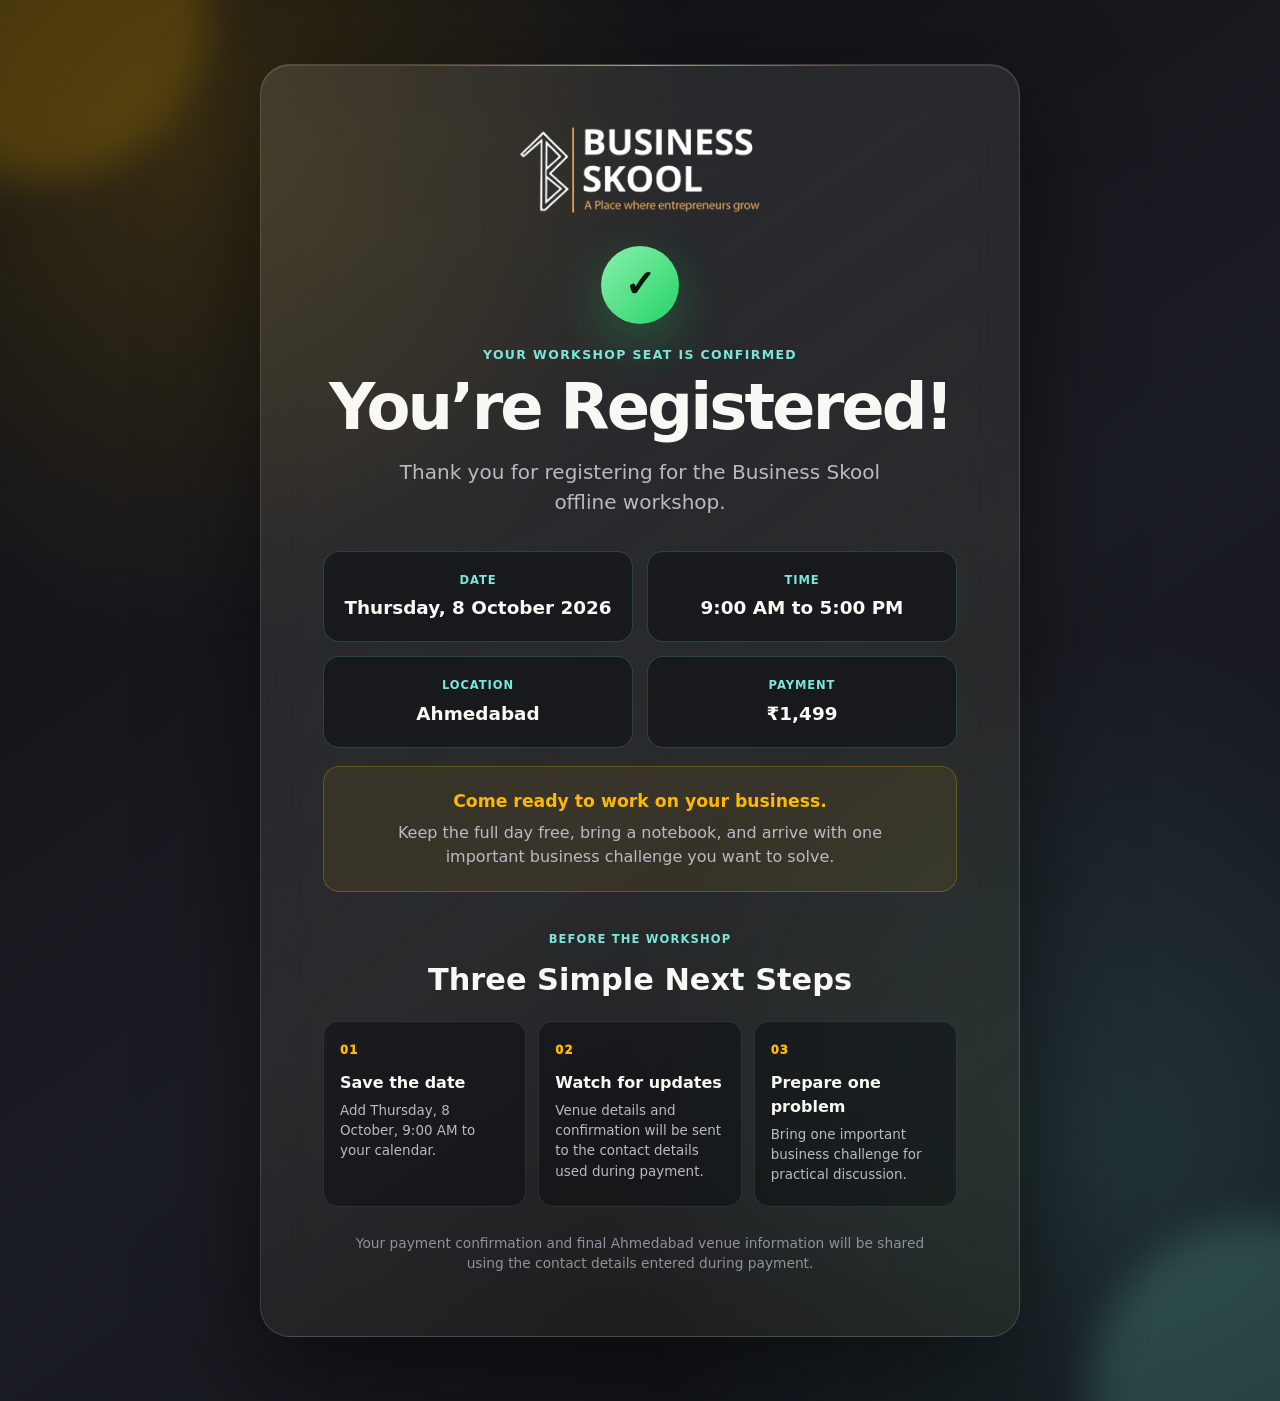
<file: thankyou/index.html>
<!doctype html>
<html lang="en-IN">
<head>
  <meta charset="utf-8" />
  <meta name="viewport" content="width=device-width, initial-scale=1" />
  <meta name="robots" content="noindex, nofollow" />
  <title>Registration Confirmed | Business Skool Offline Workshop</title>
  <meta name="description" content="Your registration for the Business Skool offline workshop in Ahmedabad is confirmed." />
  <link rel="canonical" href="https://businessskool.co.in/thankyou/" />
  <link rel="icon" type="image/png" href="../assets/business-skool-logo.png" />
  <link rel="apple-touch-icon" href="../assets/business-skool-logo.png" />
  <link rel="stylesheet" href="../thankyou/styles.css?v=20260908-2" />
  <!-- Meta Pixel Code -->
  <script>
    !function(f,b,e,v,n,t,s){if(f.fbq)return;n=f.fbq=function(){n.callMethod?n.callMethod.apply(n,arguments):n.queue.push(arguments)};
    if(!f._fbq)f._fbq=n;n.push=n;n.loaded=!0;n.version='2.0';n.queue=[];t=b.createElement(e);t.async=!0;t.src=v;
    s=b.getElementsByTagName(e)[0];s.parentNode.insertBefore(t,s)}(window,document,'script','https://connect.facebook.net/en_US/fbevents.js');
    fbq('init','1506136951192175');fbq('track','PageView');
  </script>
  <!-- End Meta Pixel Code -->
</head>
<body>
  <noscript><img height="1" width="1" style="display:none" src="https://www.facebook.com/tr?id=1506136951192175&amp;ev=PageView&amp;noscript=1" alt="" /></noscript>
  <main class="thank-you-shell">
    <div class="ambient ambient-one" aria-hidden="true"></div><div class="ambient ambient-two" aria-hidden="true"></div>
    <section class="thank-you-card" aria-labelledby="thank-you-title">
      <img class="brand-logo" src="../assets/business-skool-logo.png" alt="Business Skool" />
      <div class="success-mark" aria-hidden="true">✓</div>
      <p class="eyebrow">Your workshop seat is confirmed</p>
      <h1 id="thank-you-title">You’re Registered!</h1>
      <p class="lead">Thank you for registering for the Business Skool offline workshop.</p>
      <div class="event-details" aria-label="Workshop registration details">
        <article><span>Date</span><strong>Thursday, 8 October 2026</strong></article>
        <article><span>Time</span><strong>9:00 AM to 5:00 PM</strong></article>
        <article><span>Location</span><strong>Ahmedabad</strong></article>
        <article><span>Payment</span><strong>₹1,499</strong></article>
      </div>
      <div class="ready-note"><strong>Come ready to work on your business.</strong><p>Keep the full day free, bring a notebook, and arrive with one important business challenge you want to solve.</p></div>
      <div class="next-step-heading"><span>Before the workshop</span><h2>Three Simple Next Steps</h2></div>
      <div class="next-steps">
        <article><span>01</span><strong>Save the date</strong><p>Add Thursday, 8 October, 9:00 AM to your calendar.</p></article>
        <article><span>02</span><strong>Watch for updates</strong><p>Venue details and confirmation will be sent to the contact details used during payment.</p></article>
        <article><span>03</span><strong>Prepare one problem</strong><p>Bring one important business challenge for practical discussion.</p></article>
      </div>
      <p class="confirmation-note">Your payment confirmation and final Ahmedabad venue information will be shared using the contact details entered during payment.</p>
    </section>
  </main>
  <script src="../thankyou/script.js?v=20260908-2"></script>
</body>
</html>
</file>
<file: thankyou/styles.css>
:root {
  --night: #0c0d11;
  --panel: rgba(28, 30, 37, 0.9);
  --white: #f8f8f5;
  --silver: #b9bbc3;
  --gold: #ffb800;
  --mint: #7ce5d9;
  --green: #25d366;
}

* { box-sizing: border-box; }

html { color-scheme: dark; }

body {
  margin: 0;
  min-width: 320px;
  color: var(--white);
  background: var(--night);
  font-family: Inter, ui-sans-serif, system-ui, -apple-system, BlinkMacSystemFont, "Segoe UI", sans-serif;
  line-height: 1.5;
}

.thank-you-shell {
  position: relative;
  display: grid;
  min-height: 100svh;
  place-items: center;
  overflow: hidden;
  padding: clamp(24px, 5vw, 70px) 18px;
  background:
    radial-gradient(circle at 15% 10%, rgba(255, 184, 0, 0.16), transparent 30%),
    radial-gradient(circle at 88% 82%, rgba(124, 229, 217, 0.14), transparent 32%),
    linear-gradient(145deg, #0c0d11, #1b1d24 55%, #0e1015);
}

.ambient {
  position: absolute;
  width: 340px;
  height: 340px;
  border-radius: 50%;
  pointer-events: none;
  filter: blur(20px);
  opacity: 0.18;
  animation: float 10s ease-in-out infinite;
}

.ambient-one { top: -160px; left: -130px; background: var(--gold); }
.ambient-two { right: -150px; bottom: -160px; background: var(--mint); animation-delay: -4s; }

.thank-you-card {
  position: relative;
  z-index: 1;
  width: min(100%, 760px);
  padding: clamp(28px, 6vw, 62px);
  border: 1px solid rgba(255, 255, 255, 0.14);
  border-radius: 30px;
  background: linear-gradient(145deg, rgba(255, 255, 255, 0.1), rgba(255, 184, 0, 0.035));
  box-shadow: 0 36px 110px rgba(0, 0, 0, 0.52), inset 0 1px 0 rgba(255, 255, 255, 0.12);
  backdrop-filter: blur(22px);
  text-align: center;
}

.thank-you-card::before {
  content: "";
  position: absolute;
  inset: 0 auto auto 50%;
  width: 62%;
  height: 1px;
  background: linear-gradient(90deg, transparent, rgba(255,184,0,0.8), transparent);
  transform: translateX(-50%);
}

.brand-logo { width: min(240px, 65vw); height: auto; margin: 0 auto 26px; }

.success-mark {
  display: grid;
  width: 78px;
  height: 78px;
  margin: 0 auto 22px;
  place-items: center;
  border-radius: 50%;
  color: #06180d;
  background: linear-gradient(135deg, #8af1ae, var(--green));
  box-shadow: 0 18px 54px rgba(37, 211, 102, 0.3);
  font-size: 2.3rem;
  font-weight: 950;
}

.eyebrow {
  margin: 0 0 10px;
  color: var(--mint);
  font-size: 0.78rem;
  font-weight: 900;
  letter-spacing: 0.11em;
  text-transform: uppercase;
}

h1 {
  margin: 0;
  color: var(--white);
  font-size: clamp(2.2rem, 6vw, 4rem);
  line-height: 1;
  letter-spacing: -0.045em;
}

.lead { max-width: 540px; margin: 18px auto 0; color: var(--silver); font-size: clamp(1.04rem, 2.2vw, 1.25rem); }

.event-details {
  display: grid;
  grid-template-columns: repeat(2, minmax(0, 1fr));
  gap: 14px;
  margin: 34px 0 18px;
}

.event-details article {
  padding: 20px;
  border: 1px solid rgba(124, 229, 217, 0.2);
  border-radius: 16px;
  background: rgba(8, 10, 14, 0.5);
}

.event-details span { display: block; margin-bottom: 5px; color: var(--mint); font-size: 0.72rem; font-weight: 900; letter-spacing: 0.08em; text-transform: uppercase; }
.event-details strong { font-size: clamp(1rem, 2vw, 1.15rem); }

.ready-note {
  padding: 22px;
  border: 1px solid rgba(255, 184, 0, 0.24);
  border-radius: 16px;
  background: rgba(255, 184, 0, 0.075);
}

.ready-note strong { color: var(--gold); font-size: 1.08rem; }
.ready-note p { max-width: 560px; margin: 6px auto 0; color: var(--silver); }

.next-step-heading { margin: 34px 0 18px; }
.next-step-heading span { color: var(--mint); font-size: 0.72rem; font-weight: 900; letter-spacing: 0.1em; text-transform: uppercase; }
.next-step-heading h2 { margin: 7px 0 0; color: var(--white); font-size: clamp(1.45rem, 3vw, 1.9rem); }

.next-steps { display: grid; grid-template-columns: repeat(3, minmax(0, 1fr)); gap: 12px; }
.next-steps article { padding: 20px 16px; border: 1px solid rgba(255,255,255,0.1); border-radius: 15px; background: rgba(8,10,14,0.44); text-align: left; }
.next-steps article > span { display: block; margin-bottom: 12px; color: var(--gold); font-size: 0.72rem; font-weight: 950; letter-spacing: 0.1em; }
.next-steps strong { display: block; color: var(--white); font-size: 1rem; }
.next-steps p { margin: 6px 0 0; color: var(--silver); font-size: 0.84rem; line-height: 1.5; }

.whatsapp-panel { margin-top: 32px; padding: clamp(22px, 4vw, 30px); border: 1px solid rgba(37,211,102,0.25); border-radius: 20px; background: linear-gradient(145deg, rgba(37,211,102,0.09), rgba(8,10,14,0.5)); }
.support-copy { max-width: 560px; margin: 0 auto 17px; color: var(--white); }
.support-copy strong { color: #82f1a9; }

.whatsapp-button {
  display: inline-flex;
  align-items: center;
  justify-content: center;
  gap: 10px;
  min-height: 58px;
  padding: 15px 25px;
  border-radius: 12px;
  color: #06180d;
  background: linear-gradient(135deg, #75f3a3, var(--green));
  box-shadow: 0 18px 48px rgba(37, 211, 102, 0.3);
  font-weight: 950;
  text-decoration: none;
  transition: transform 180ms ease, box-shadow 180ms ease;
}

.whatsapp-button svg { width: 24px; height: 24px; flex: 0 0 auto; }

.whatsapp-button:hover { transform: translateY(-3px); box-shadow: 0 24px 58px rgba(37, 211, 102, 0.4); }
.whatsapp-button:focus-visible { outline: 3px solid #fff; outline-offset: 4px; }
.support-number { margin: 12px 0 0; color: var(--mint); font-weight: 800; }
.confirmation-note { max-width: 570px; margin: 26px auto 0; color: #8f929c; font-size: 0.86rem; }

@keyframes float { 0%, 100% { transform: translate3d(0, 0, 0); } 50% { transform: translate3d(30px, -24px, 0); } }

@media (max-width: 620px) {
  .thank-you-shell { padding: 18px 12px; }
  .thank-you-card { padding: 28px 18px; border-radius: 22px; }
  .brand-logo { width: min(205px, 62vw); margin-bottom: 22px; }
  .success-mark { width: 66px; height: 66px; font-size: 1.9rem; }
  h1 { font-size: clamp(2.25rem, 12vw, 3.1rem); line-height: 1.02; }
  .event-details { grid-template-columns: 1fr; }
  .next-steps { grid-template-columns: 1fr; }
  .next-steps article { text-align: center; }
  .whatsapp-panel { padding: 22px 16px; }
  .whatsapp-button { width: 100%; font-size: 0.95rem; }
}

@media (prefers-reduced-motion: reduce) {
  .ambient { animation: none; }
  .whatsapp-button { transition: none; }
}
</file>
